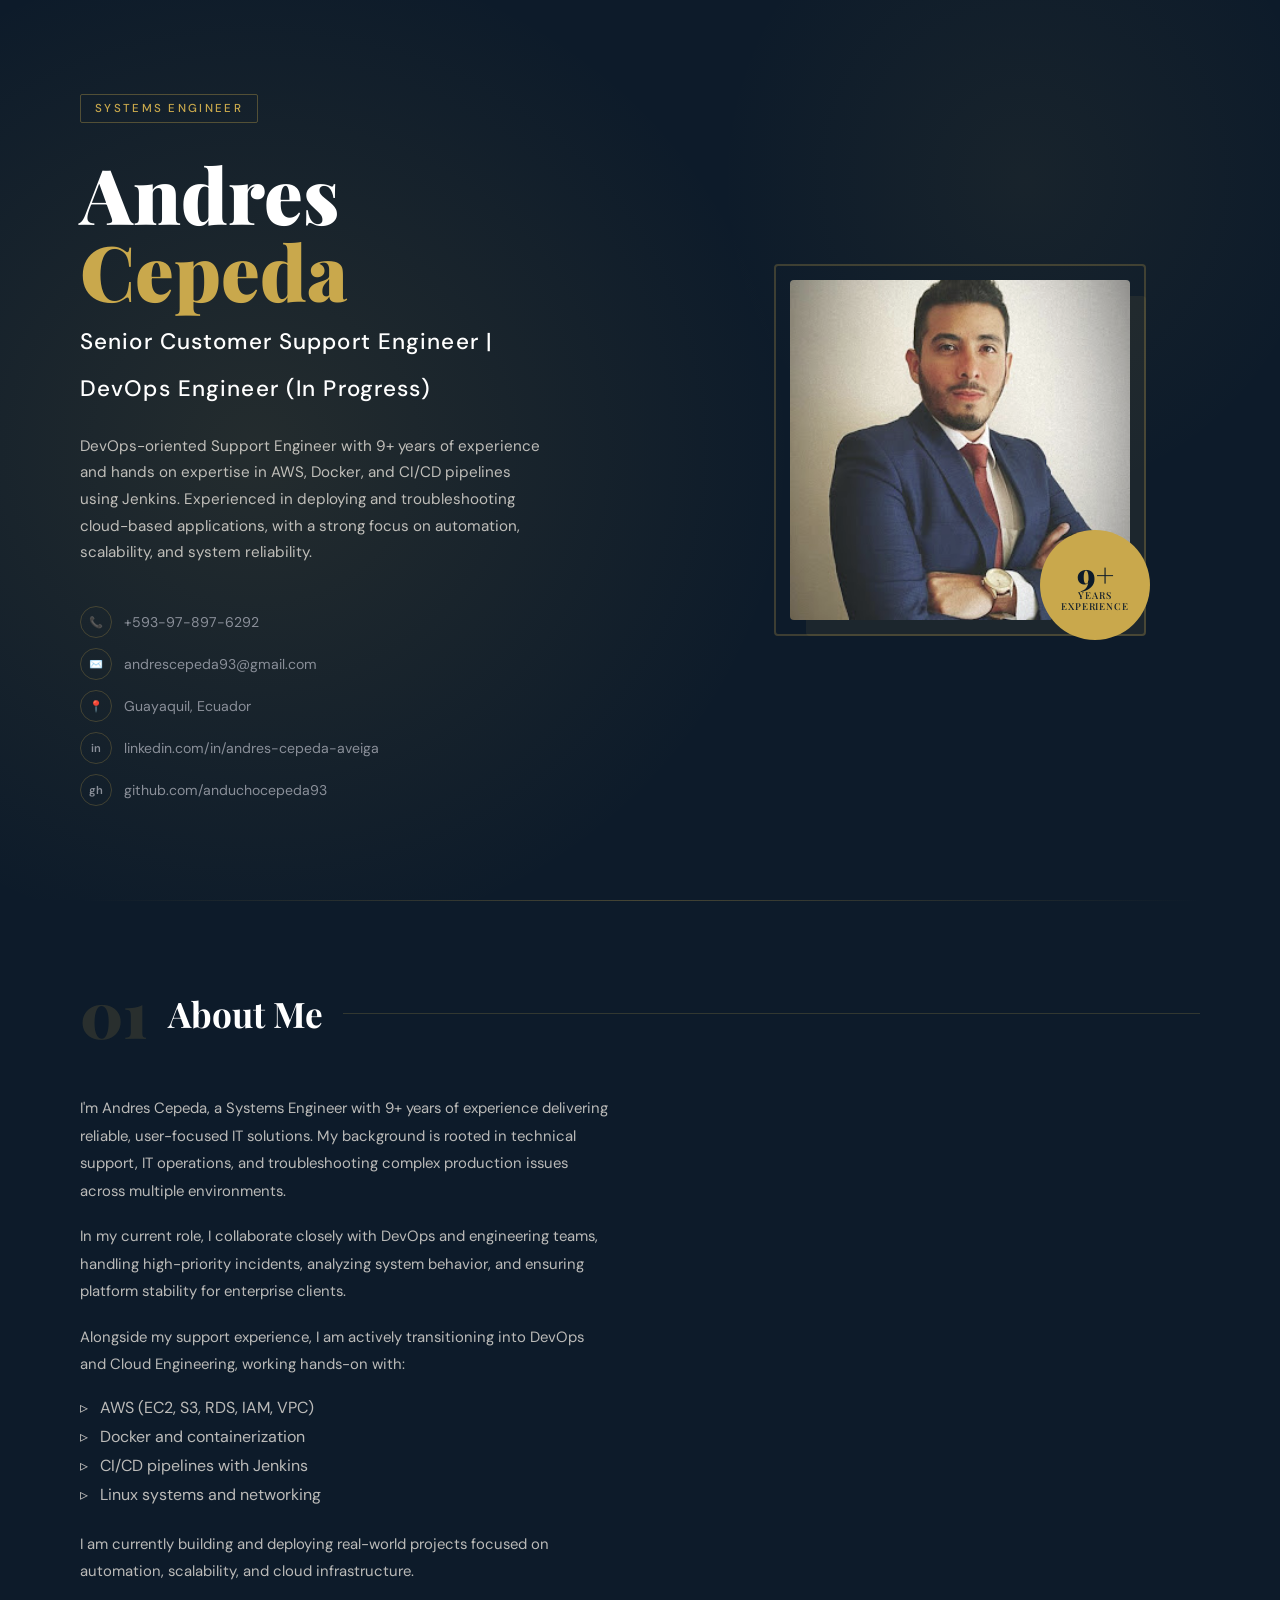
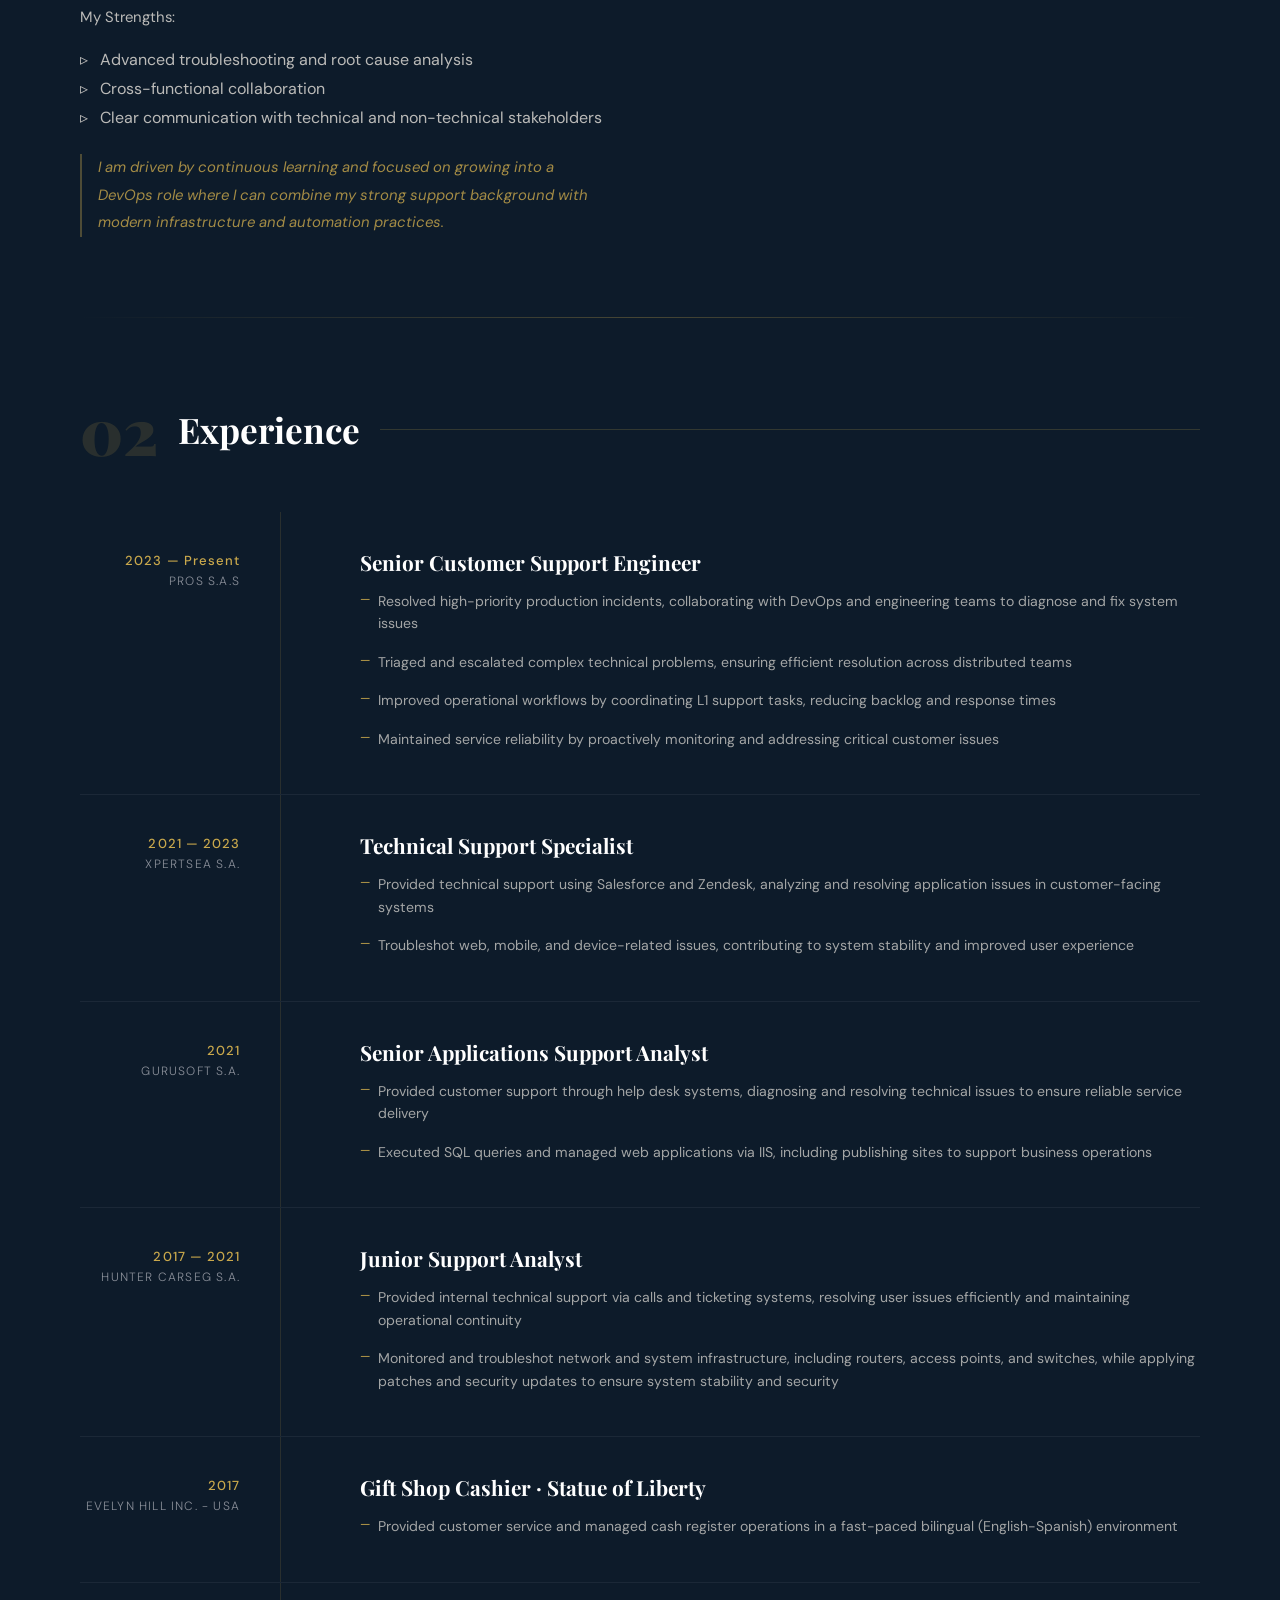
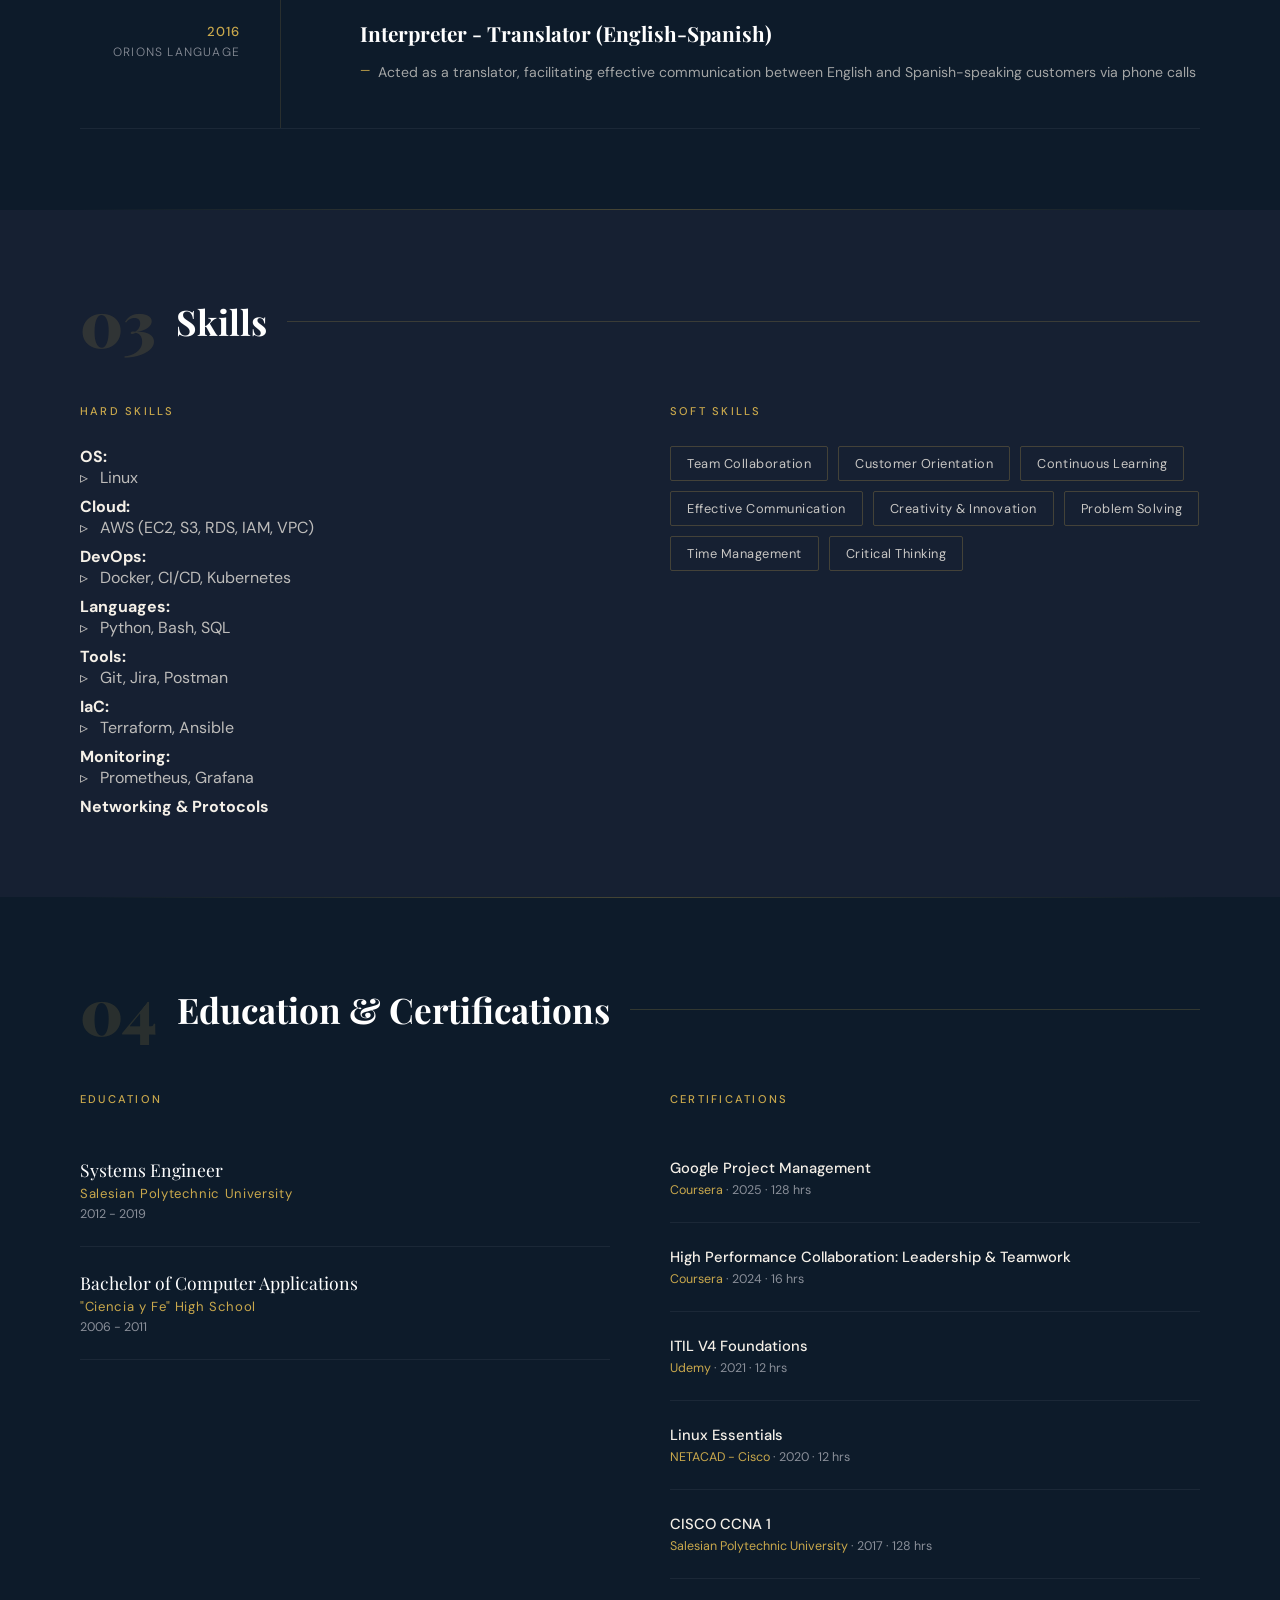
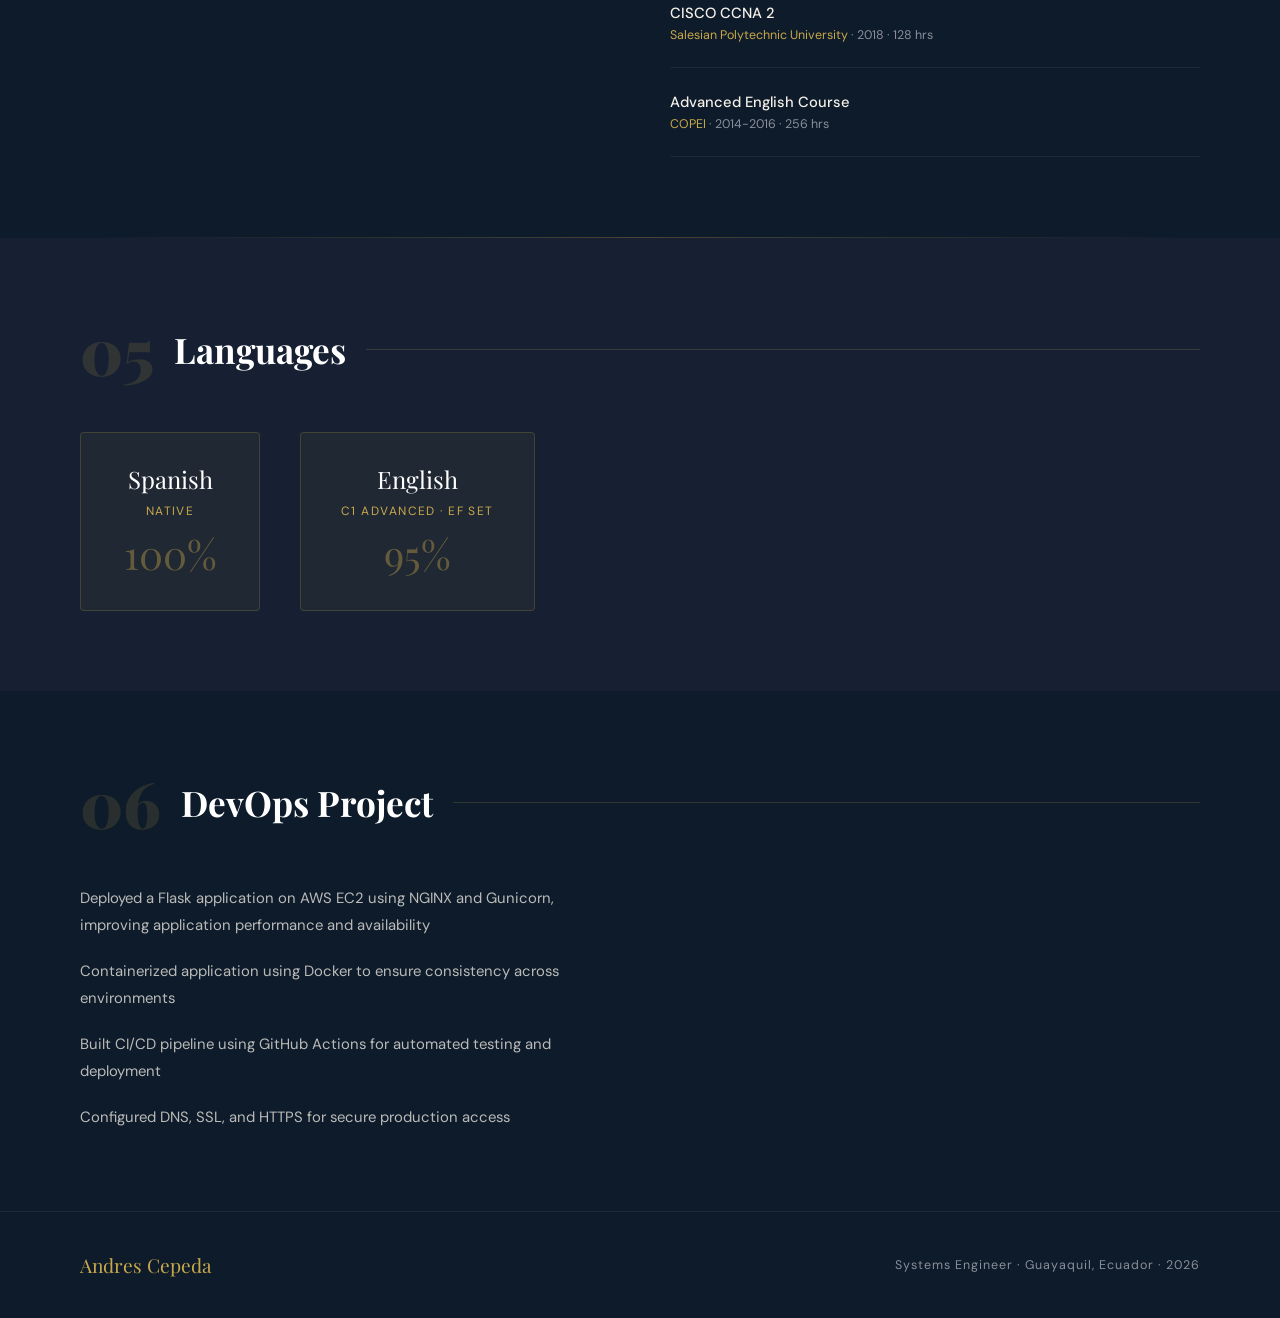
<file: index.html>
<!doctype html>
<html lang="en">
  <head>
    <meta charset="UTF-8" />
    <meta name="viewport" content="width=device-width, initial-scale=1.0" />
    <title>Andres Cepeda — Senior Customer Support Engineer</title>
    <link
      href="https://fonts.googleapis.com/css2?family=Playfair+Display:wght@400;700;900&family=DM+Sans:wght@300;400;500&display=swap"
      rel="stylesheet"
    />
    <link rel="stylesheet" href="/static/style.css" />
  </head>
  <body>
    <!-- HERO -->
    <div class="hero">
      <div class="hero-left">
        <span class="tag">Systems Engineer</span>
        <h1 class="hero-name">Andres<br /><span>Cepeda</span></h1>
        <p class="hero-title">
          Senior Customer Support Engineer | 
        </p>
        <p class="hero-title">
          DevOps Engineer (In Progress)
        </p>
        <p class="hero-bio">
          DevOps-oriented Support Engineer with 9+ years of experience and hands
          on expertise in AWS, Docker, and CI/CD pipelines using Jenkins.
          Experienced in deploying and troubleshooting cloud-based applications,
          with a strong focus on automation, scalability, and system
          reliability.
        </p>
        <div class="hero-contacts">
          <a class="contact-item" href="https://wa.me/593978976292">
            <span class="contact-icon">📞</span>
            +593-97-897-6292
          </a>
          <a class="contact-item" href="mailto:andrescepeda93@gmail.com">
            <span class="contact-icon">✉️</span>
            andrescepeda93@gmail.com
          </a>
          <span class="contact-item">
            <span class="contact-icon">📍</span>
            Guayaquil, Ecuador
          </span>
          <a
            class="contact-item"
            href="https://www.linkedin.com/in/andres-cepeda-aveiga/"
            target="_blank"
          >
            <span class="contact-icon">in</span>
            linkedin.com/in/andres-cepeda-aveiga
          </a>
          <a
            class="contact-item"
            href="https://github.com/anduchocepeda93"
            target="_blank"
          >
            <span class="contact-icon">gh</span>
            github.com/anduchocepeda93
          </a>
        </div>
      </div>
      <div class="hero-right">
        <div class="photo-frame">
          <img
            src="static/img/andres.jpg"
            alt="Andres Cepeda"
            style="width: 100%; border-radius: 4px; display: block"
          />
          <div class="years-badge">
            <span class="num">9+</span>
            <span class="label">Years<br />Experience</span>
          </div>
        </div>
      </div>
    </div>

    <div class="divider"></div>

    <!-- ABOUT ME -->
    <section>
      <div class="section-header">
        <span class="section-num">01</span>
        <h2 class="section-title">About Me</h2>
        <span class="section-line"></span>
      </div>
      <div class="about-grid">
        <div class="about-text">
          <p>
            I'm Andres Cepeda, a Systems Engineer with 9+ years of experience
            delivering reliable, user-focused IT solutions. My background is
            rooted in technical support, IT operations, and troubleshooting
            complex production issues across multiple environments.
          </p>
          <p>
            In my current role, I collaborate closely with DevOps and
            engineering teams, handling high-priority incidents, analyzing
            system behavior, and ensuring platform stability for enterprise
            clients.
          </p>
          <p>
            Alongside my support experience, I am actively transitioning into
            DevOps and Cloud Engineering, working hands-on with:
          </p>
          <ul>
            <li>AWS (EC2, S3, RDS, IAM, VPC)</li>
            <li>Docker and containerization</li>
            <li>CI/CD pipelines with Jenkins</li>
            <li>Linux systems and networking</li>
          </ul>
          <p>
            I am currently building and deploying real-world projects focused on
            automation, scalability, and cloud infrastructure.
          </p>
          <p>My Strengths:</p>
          <ul>
            <li>Advanced troubleshooting and root cause analysis</li>
            <li>Cross-functional collaboration</li>
            <li>
              Clear communication with technical and non-technical stakeholders
            </li>
          </ul>
          <p class="about-closing">
            I am driven by continuous learning and focused on growing into a
            DevOps role where I can combine my strong support background with
            modern infrastructure and automation practices.
          </p>
        </div>
      </div>
    </section>

    <div class="divider"></div>

    <!-- EXPERIENCE -->
    <section>
      <div class="section-header">
        <span class="section-num">02</span>
        <h2 class="section-title">Experience</h2>
        <span class="section-line"></span>
      </div>
      <div class="experience-grid">
        <div class="exp-item">
          <div>
            <div class="exp-date">2023 — Present</div>
            <div class="exp-company">PROS S.A.S</div>
          </div>
          <div class="exp-content">
            <div class="exp-role">Senior Customer Support Engineer</div>
            <ul class="exp-bullets">
              <li>
                Resolved high-priority production incidents, collaborating with
                DevOps and engineering teams to diagnose and fix system issues
              </li>
              <li>
                Triaged and escalated complex technical problems, ensuring
                efficient resolution across distributed teams
              </li>
              <li>
                Improved operational workflows by coordinating L1 support tasks,
                reducing backlog and response times
              </li>
              <li>
                Maintained service reliability by proactively monitoring and
                addressing critical customer issues
              </li>
            </ul>
          </div>
        </div>

        <div class="exp-item">
          <div>
            <div class="exp-date">2021 — 2023</div>
            <div class="exp-company">XPERTSEA S.A.</div>
          </div>
          <div class="exp-content">
            <div class="exp-role">Technical Support Specialist</div>
            <ul class="exp-bullets">
              <li>
                Provided technical support using Salesforce and Zendesk,
                analyzing and resolving application issues in customer-facing
                systems
              </li>
              <li>
                Troubleshot web, mobile, and device-related issues, contributing
                to system stability and improved user experience
              </li>
            </ul>
          </div>
        </div>

        <div class="exp-item">
          <div>
            <div class="exp-date">2021</div>
            <div class="exp-company">GURUSOFT S.A.</div>
          </div>
          <div class="exp-content">
            <div class="exp-role">Senior Applications Support Analyst</div>
            <ul class="exp-bullets">
              <li>
                Provided customer support through help desk systems, diagnosing
                and resolving technical issues to ensure reliable service
                delivery
              </li>
              <li>
                Executed SQL queries and managed web applications via IIS,
                including publishing sites to support business operations
              </li>
            </ul>
          </div>
        </div>

        <div class="exp-item">
          <div>
            <div class="exp-date">2017 — 2021</div>
            <div class="exp-company">HUNTER CARSEG S.A.</div>
          </div>
          <div class="exp-content">
            <div class="exp-role">Junior Support Analyst</div>
            <ul class="exp-bullets">
              <li>
                Provided internal technical support via calls and ticketing
                systems, resolving user issues efficiently and maintaining
                operational continuity
              </li>
              <li>
                Monitored and troubleshot network and system infrastructure,
                including routers, access points, and switches, while applying
                patches and security updates to ensure system stability and
                security
              </li>
            </ul>
          </div>
        </div>

        <div class="exp-item">
          <div>
            <div class="exp-date">2017</div>
            <div class="exp-company">EVELYN HILL INC. - USA</div>
          </div>
          <div class="exp-content">
            <div class="exp-role">Gift Shop Cashier · Statue of Liberty</div>
            <ul class="exp-bullets">
              <li>
                Provided customer service and managed cash register operations
                in a fast-paced bilingual (English-Spanish) environment
              </li>
            </ul>
          </div>
        </div>

        <div class="exp-item">
          <div>
            <div class="exp-date">2016</div>
            <div class="exp-company">ORIONS LANGUAGE</div>
          </div>
          <div class="exp-content">
            <div class="exp-role">
              Interpreter - Translator (English-Spanish)
            </div>
            <ul class="exp-bullets">
              <li>
                Acted as a translator, facilitating effective communication
                between English and Spanish-speaking customers via phone calls
              </li>
            </ul>
          </div>
        </div>
      </div>
    </section>

    <div class="divider"></div>

    <!-- SKILLS -->
    <section class="skills-section">
      <div class="section-header">
        <span class="section-num">03</span>
        <h2 class="section-title">Skills</h2>
        <span class="section-line"></span>
      </div>
      <div class="skills-grid">
        <div>
          <p class="skill-group-title">Hard Skills</p>

          <div class="hard-skills-list">
            <div class="skill-block">
              <span class="skill-category"><strong>OS:</strong></span>
              <ul>
                <li>Linux</li>
              </ul>
            </div>

            <div class="skill-block">
              <span class="skill-category"><strong>Cloud:</strong></span>
              <ul>
                <li>AWS (EC2, S3, RDS, IAM, VPC)</li>
              </ul>
            </div>

            <div class="skill-block">
              <span class="skill-category"><strong>DevOps:</strong></span>
              <ul>
                <li>Docker, CI/CD, Kubernetes</li>
              </ul>
            </div>

            <div class="skill-block">
              <span class="skill-category"><strong>Languages:</strong></span>
              <ul>
                <li>Python, Bash, SQL</li>
              </ul>
            </div>

            <div class="skill-block">
              <span class="skill-category"><strong>Tools:</strong></span>
              <ul>
                <li>Git, Jira, Postman</li>
              </ul>
            </div>

            <div class="skill-block">
              <span class="skill-category"><strong>IaC:</strong></span>
              <ul>
                <li>Terraform, Ansible</li>
              </ul>
            </div>

            <div class="skill-block">
              <span class="skill-category"><strong>Monitoring:</strong></span>
              <ul>
                <li>Prometheus, Grafana</li>
              </ul>
            </div>

            <div class="skill-block">
              <span class="skill-category"><strong>Networking & Protocols</strong></span>
            </div>
          </div>
        </div>
        <div>
          <p class="skill-group-title">Soft Skills</p>
          <div class="soft-skills">
            <span class="soft-tag">Team Collaboration</span>
            <span class="soft-tag">Customer Orientation</span>
            <span class="soft-tag">Continuous Learning</span>
            <span class="soft-tag">Effective Communication</span>
            <span class="soft-tag">Creativity & Innovation</span>
            <span class="soft-tag">Problem Solving</span>
            <span class="soft-tag">Time Management</span>
            <span class="soft-tag">Critical Thinking</span>
          </div>
        </div>
      </div>
    </section>

    <div class="divider"></div>

    <!-- EDUCATION & CERTS -->
    <section>
      <div class="section-header">
        <span class="section-num">04</span>
        <h2 class="section-title">Education &amp; Certifications</h2>
        <span class="section-line"></span>
      </div>
      <div class="edu-certs">
        <div>
          <p class="skill-group-title">Education</p>
          <div class="edu-item">
            <div class="edu-degree">Systems Engineer</div>
            <div class="edu-school">Salesian Polytechnic University</div>
            <div class="edu-years">2012 - 2019</div>
          </div>
          <div class="edu-item">
            <div class="edu-degree">Bachelor of Computer Applications</div>
            <div class="edu-school">"Ciencia y Fe" High School</div>
            <div class="edu-years">2006 - 2011</div>
          </div>
        </div>
        <div>
          <p class="skill-group-title">Certifications</p>
          <div class="cert-item">
            <div class="cert-name">Google Project Management</div>
            <div class="cert-meta"><span>Coursera</span> · 2025 · 128 hrs</div>
          </div>
          <div class="cert-item">
            <div class="cert-name">
              High Performance Collaboration: Leadership & Teamwork
            </div>
            <div class="cert-meta"><span>Coursera</span> · 2024 · 16 hrs</div>
          </div>
          <div class="cert-item">
            <div class="cert-name">ITIL V4 Foundations</div>
            <div class="cert-meta"><span>Udemy</span> · 2021 · 12 hrs</div>
          </div>
          <div class="cert-item">
            <div class="cert-name">Linux Essentials</div>
            <div class="cert-meta">
              <span>NETACAD - Cisco</span> · 2020 · 12 hrs
            </div>
          </div>
          <div class="cert-item">
            <div class="cert-name">CISCO CCNA 1</div>
            <div class="cert-meta">
              <span>Salesian Polytechnic University</span> · 2017 · 128 hrs
            </div>
          </div>
          <div class="cert-item">
            <div class="cert-name">CISCO CCNA 2</div>
            <div class="cert-meta">
              <span>Salesian Polytechnic University</span> · 2018 · 128 hrs
            </div>
          </div>
          <div class="cert-item">
            <div class="cert-name">Advanced English Course</div>
            <div class="cert-meta">
              <span>COPEI</span> · 2014-2016 · 256 hrs
            </div>
          </div>
        </div>
      </div>
    </section>

    <div class="divider"></div>

    <!-- LANGUAGES -->
    <section class="skills-section">
      <div class="section-header">
        <span class="section-num">05</span>
        <h2 class="section-title">Languages</h2>
        <span class="section-line"></span>
      </div>
      <div class="lang-grid">
        <div class="lang-card">
          <div class="lang-name">Spanish</div>
          <div class="lang-level">Native</div>
          <div class="lang-pct">100%</div>
        </div>
        <div class="lang-card">
          <div class="lang-name">English</div>
          <div class="lang-level">C1 Advanced · EF SET</div>
          <div class="lang-pct">95%</div>
        </div>
      </div>
    </section>

    <!-- PORTFOLIO -->
    <section>
      <div class="section-header">
        <span class="section-num">06</span>
        <h2 class="section-title">DevOps Project</h2>
        <span class="section-line"></span>
      </div>
      <div class="about-grid">
        <div class="about-text">
          <p>
            Deployed a Flask application on AWS EC2 using NGINX and Gunicorn, improving
            application performance and availability
          </p>
          <p>
            Containerized application using Docker to ensure consistency across
            environments
          </p>
          <p>
            Built CI/CD pipeline using GitHub Actions for automated testing and deployment
          </p>
          <p>
            Configured DNS, SSL, and HTTPS for secure production access
          </p>
        </div>
      </div>
    </section>

    <!-- FOOTER -->
    <footer>
      <div class="footer-name">Andres Cepeda</div>
      <div class="footer-note">
        Systems Engineer · Guayaquil, Ecuador · 2026
      </div>
    </footer>
  </body>
</html>
</file>
<file: static/style.css>
:root {
      --navy: #0d1b2a;
      --navy-mid: #162032;
      --gold: #c9a84c;
      --gold-light: #e8c97a;
      --cream: #f5f0e8;
      --white: #ffffff;
      --gray: #8a8f99;
      --gray-light: #e8e8e8;
    }

    *, *::before, *::after { box-sizing: border-box; margin: 0; padding: 0; }

    html { scroll-behavior: smooth; }

    body {
      font-family: 'DM Sans', sans-serif;
      background: var(--navy);
      color: var(--cream);
      overflow-x: hidden;
    }

    /* ── HERO ── */
    .hero {
      min-height: 100vh;
      display: grid;
      grid-template-columns: 1fr 1fr;
      position: relative;
      overflow: hidden;
    }

    .hero::before {
      content: '';
      position: absolute;
      inset: 0;
      background:
        radial-gradient(ellipse 60% 80% at 20% 50%, rgba(201,168,76,.12) 0%, transparent 70%),
        radial-gradient(ellipse 40% 60% at 80% 20%, rgba(201,168,76,.06) 0%, transparent 60%);
      pointer-events: none;
    }

    .hero-left {
      display: flex;
      flex-direction: column;
      justify-content: center;
      padding: 80px 60px 80px 80px;
      position: relative;
      z-index: 1;
    }

    .tag {
      display: inline-block;
      font-size: .72rem;
      font-weight: 500;
      letter-spacing: .2em;
      text-transform: uppercase;
      color: var(--gold);
      border: 1px solid rgba(201,168,76,.35);
      padding: 6px 14px;
      border-radius: 2px;
      margin-bottom: 32px;
      width: fit-content;
      animation: fadeUp .8s ease both;
    }

    .hero-name {
      font-family: 'Playfair Display', serif;
      font-size: clamp(3rem, 6vw, 5.5rem);
      font-weight: 900;
      line-height: 1;
      color: var(--white);
      animation: fadeUp .8s .15s ease both;
    }

    .hero-name span { color: var(--gold); }

    .hero-title {
      font-size: 1.4rem;
      font-weight: 500;
      color: var(--white);
      margin-top: 18px;
      letter-spacing: .05em;
      animation: fadeUp .8s .3s ease both;
    }

    .hero-bio {
      margin-top: 30px;
      font-size: .95rem;
      line-height: 1.75;
      color: rgba(245,240,232,.75);
      max-width: 460px;
      animation: fadeUp .8s .45s ease both;
    }

    .hero-contacts {
      display: flex;
      flex-direction: column;
      gap: 10px;
      margin-top: 40px;
      animation: fadeUp .8s .6s ease both;
    }

    .contact-item {
      display: flex;
      align-items: center;
      gap: 12px;
      font-size: .88rem;
      color: var(--gray);
      text-decoration: none;
      transition: color .2s;
    }

    .contact-item:hover { color: var(--gold); }

    .contact-icon {
      width: 32px; height: 32px;
      border: 1px solid rgba(201,168,76,.25);
      border-radius: 50%;
      display: flex; align-items: center; justify-content: center;
      flex-shrink: 0;
      font-size: .9rem;
    }

    .hero-right {
      position: relative;
      display: flex;
      align-items: center;
      justify-content: center;
      padding: 80px 40px;
    }

    .photo-frame {
      position: relative;
      width: 340px;
      animation: fadeUp .8s .2s ease both;
    }

    .photo-frame::before {
      content: '';
      position: absolute;
      inset: -16px;
      border: 2px solid rgba(201,168,76,.25);
      border-radius: 4px;
    }

    .photo-frame::after {
      content: '';
      position: absolute;
      top: 16px; left: 16px;
      right: -16px; bottom: -16px;
      background: rgba(201,168,76,.08);
      border-radius: 4px;
      z-index: -1;
    }

    .photo-frame img {
      width: 100%;
      border-radius: 4px;
      display: block;
      filter: grayscale(20%) contrast(1.05);
    }

    .years-badge {
      position: absolute;
      bottom: -20px; right: -20px;
      width: 110px; height: 110px;
      background: var(--gold);
      border-radius: 50%;
      display: flex; flex-direction: column;
      align-items: center; justify-content: center;
      color: var(--navy);
      font-family: 'Playfair Display', serif;
    }

    .years-badge .num {
      font-size: 2rem;
      font-weight: 900;
      line-height: 1;
    }

    .years-badge .label {
      font-size: .6rem;
      font-weight: 500;
      letter-spacing: .1em;
      text-transform: uppercase;
      text-align: center;
      line-height: 1.2;
    }

    /* ── DIVIDER ── */
    .divider {
      height: 1px;
      background: linear-gradient(90deg, transparent, rgba(201,168,76,.3), transparent);
      margin: 0 80px;
    }

    /* ── SECTION ── */
    section {
      padding: 80px 80px;
    }

    .section-header {
      display: flex;
      align-items: center;
      gap: 20px;
      margin-bottom: 50px;
    }

    .section-num {
      font-family: 'Playfair Display', serif;
      font-size: 4rem;
      font-weight: 900;
      color: rgba(201,168,76,.15);
      line-height: 1;
    }

    .section-title {
      font-family: 'Playfair Display', serif;
      font-size: 2.2rem;
      font-weight: 700;
      color: var(--white);
    }

    .section-line {
      flex: 1;
      height: 1px;
      background: rgba(201,168,76,.2);
    }

    /* ── EXPERIENCE ── */
    .experience-grid {
      display: flex;
      flex-direction: column;
      gap: 0;
    }

    .exp-item {
      display: grid;
      grid-template-columns: 200px 1fr;
      gap: 40px;
      padding: 36px 0;
      border-bottom: 1px solid rgba(255,255,255,.06);
      position: relative;
    }

    .exp-item::before {
      content: '';
      position: absolute;
      left: 200px;
      top: 0; bottom: 0;
      width: 1px;
      background: rgba(201,168,76,.15);
    }

    .exp-date {
      font-size: .82rem;
      font-weight: 500;
      letter-spacing: .08em;
      color: var(--gold);
      padding-top: 4px;
      text-align: right;
      padding-right: 40px;
    }

    .exp-company {
      font-size: .75rem;
      font-weight: 300;
      color: var(--gray);
      margin-top: 4px;
      text-transform: uppercase;
      letter-spacing: .1em;
      text-align: right;
      padding-right: 40px;
    }

    .exp-content { padding-left: 40px; }

    .exp-role {
      font-family: 'Playfair Display', serif;
      font-size: 1.3rem;
      font-weight: 700;
      color: var(--white);
      margin-bottom: 14px;
    }

    .exp-bullets {
      list-style: none;
      display: flex;
      flex-direction: column;
      gap: 8px;
    }

    .exp-bullets li {
      font-size: .88rem;
      line-height: 1.6;
      color: rgba(245,240,232,.65);
      padding-left: 18px;
      position: relative;
    }

    .exp-bullets li::before {
      content: '—';
      position: absolute;
      left: 0;
      color: var(--gold);
      font-size: .75rem;
    }

    /* ── SKILLS ── */
    .skills-section { background: var(--navy-mid); }

    .skills-grid {
      display: grid;
      grid-template-columns: 1fr 1fr;
      gap: 60px;
    }

    .skill-group-title {
      font-size: .7rem;
      font-weight: 500;
      letter-spacing: .2em;
      text-transform: uppercase;
      color: var(--gold);
      margin-bottom: 28px;
    }

    .skill-items {
      display: flex;
      flex-direction: column;
      gap: 16px;
    }

    .skill-item {
      display: flex;
      flex-direction: column;
      gap: 6px;
    }

    .skill-label {
      display: flex;
      justify-content: space-between;
      font-size: .85rem;
      color: var(--cream);
    }

    .skill-bar {
      height: 3px;
      background: rgba(255,255,255,.08);
      border-radius: 2px;
      overflow: hidden;
    }

    .skill-fill {
      height: 100%;
      background: linear-gradient(90deg, var(--gold), var(--gold-light));
      border-radius: 2px;
      animation: growBar 1s ease both;
      transform-origin: left;
    }

    @keyframes growBar {
      from { width: 0 !important; }
    }

    .soft-skills {
      display: flex;
      flex-wrap: wrap;
      gap: 10px;
    }

    .soft-tag {
      font-size: .8rem;
      padding: 8px 16px;
      border: 1px solid rgba(201,168,76,.25);
      border-radius: 2px;
      color: rgba(245,240,232,.8);
      letter-spacing: .04em;
      transition: all .2s;
    }

    .soft-tag:hover {
      border-color: var(--gold);
      color: var(--gold);
    }

    /* ── EDUCATION & CERTS ── */
    .edu-certs {
      display: grid;
      grid-template-columns: 1fr 1fr;
      gap: 60px;
    }

    .edu-item, .cert-item {
      padding: 24px 0;
      border-bottom: 1px solid rgba(255,255,255,.06);
    }

    .edu-degree {
      font-family: 'Playfair Display', serif;
      font-size: 1.1rem;
      color: var(--white);
      margin-bottom: 4px;
    }

    .edu-school {
      font-size: .82rem;
      color: var(--gold);
      letter-spacing: .05em;
    }

    .edu-years {
      font-size: .78rem;
      color: var(--gray);
      margin-top: 4px;
    }

    .cert-name {
      font-size: .92rem;
      color: var(--cream);
      font-weight: 500;
      margin-bottom: 4px;
    }

    .cert-meta {
      font-size: .78rem;
      color: var(--gray);
    }

    .cert-meta span {
      color: var(--gold);
    }

    /* ── LANGUAGES ── */
    .lang-grid {
      display: flex;
      gap: 40px;
    }

    .lang-card {
      background: rgba(201,168,76,.06);
      border: 1px solid rgba(201,168,76,.2);
      padding: 30px 40px;
      border-radius: 4px;
      text-align: center;
      min-width: 180px;
    }

    .lang-name {
      font-family: 'Playfair Display', serif;
      font-size: 1.5rem;
      color: var(--white);
      margin-bottom: 8px;
    }

    .lang-level {
      font-size: .75rem;
      letter-spacing: .12em;
      text-transform: uppercase;
      color: var(--gold);
    }

    .lang-pct {
      font-size: 2.5rem;
      font-weight: 300;
      color: rgba(201,168,76,.4);
      font-family: 'Playfair Display', serif;
      margin-top: 8px;
    }

    /* ── FOOTER ── */
    footer {
      padding: 40px 80px;
      border-top: 1px solid rgba(255,255,255,.06);
      display: flex;
      justify-content: space-between;
      align-items: center;
    }

    .footer-name {
      font-family: 'Playfair Display', serif;
      font-size: 1.2rem;
      color: var(--gold);
    }

    .footer-note {
      font-size: .78rem;
      color: var(--gray);
      letter-spacing: .08em;
    }

    /* ── ANIMATIONS ── */
    @keyframes fadeUp {
      from { opacity: 0; transform: translateY(24px); }
      to   { opacity: 1; transform: translateY(0); }
    }

    /* ── RESPONSIVE ── */
    @media (max-width: 900px) {
      .hero { grid-template-columns: 1fr; }
      .hero-right { display: none; }
      .hero-left { padding: 60px 30px; }
      section { padding: 60px 30px; }
      .divider { margin: 0 30px; }
      .exp-item { grid-template-columns: 1fr; gap: 8px; }
      .exp-item::before { display: none; }
      .exp-date, .exp-company { text-align: left; padding-right: 0; }
      .exp-content { padding-left: 0; }
      .skills-grid, .edu-certs { grid-template-columns: 1fr; gap: 40px; }
      .section-num { font-size: 2.5rem; }
      footer { flex-direction: column; gap: 12px; text-align: center; }
    }
/* ── ABOUT ME ── */
.about-grid {
  display: grid;
  grid-template-columns: 1fr 1fr;
  gap: 60px;
  align-items: start;
}

.about-text {
  display: flex;
  flex-direction: column;
  gap: 18px;
}

.about-text p {
  font-size: .93rem;
  line-height: 1.85;
  color: rgba(245,240,232,.75);
}

.about-closing {
  font-style: italic;
  color: rgba(201,168,76,.8) !important;
  border-left: 2px solid rgba(201,168,76,.35);
  padding-left: 16px;
}

ul {
  list-style: none;
  padding-left: 0;
}

ul li {
  position: relative;
  padding-left: 20px;
  margin-bottom: 8px;
  color: rgba(245,240,232,.75);
}

ul li::before {
  content: "▹";
  position: absolute;
  left: 0;
  color: rgba(245,240,232,.75);
}



.about-skills-cloud { }

.cloud-tags {
  display: flex;
  flex-wrap: wrap;
  gap: 8px;
  margin-top: 12px;
}

.cloud-tag {
  font-size: .75rem;
  padding: 5px 12px;
  border: 1px solid rgba(201,168,76,.2);
  border-radius: 20px;
  color: rgba(245,240,232,.7);
  letter-spacing: .03em;
  transition: all .2s;
  cursor: default;
}

.cloud-tag:hover {
  border-color: var(--gold);
  color: var(--gold);
  background: rgba(201,168,76,.06);
}

/* ── SOCIAL ICONS ── */
.contact-icon[style],
.contact-icon {
  font-style: normal;
  font-weight: 600;
  font-size: .7rem;
  letter-spacing: .02em;
}

@media (max-width: 900px) {
  .about-grid { grid-template-columns: 1fr; gap: 40px; }
}
</file>
